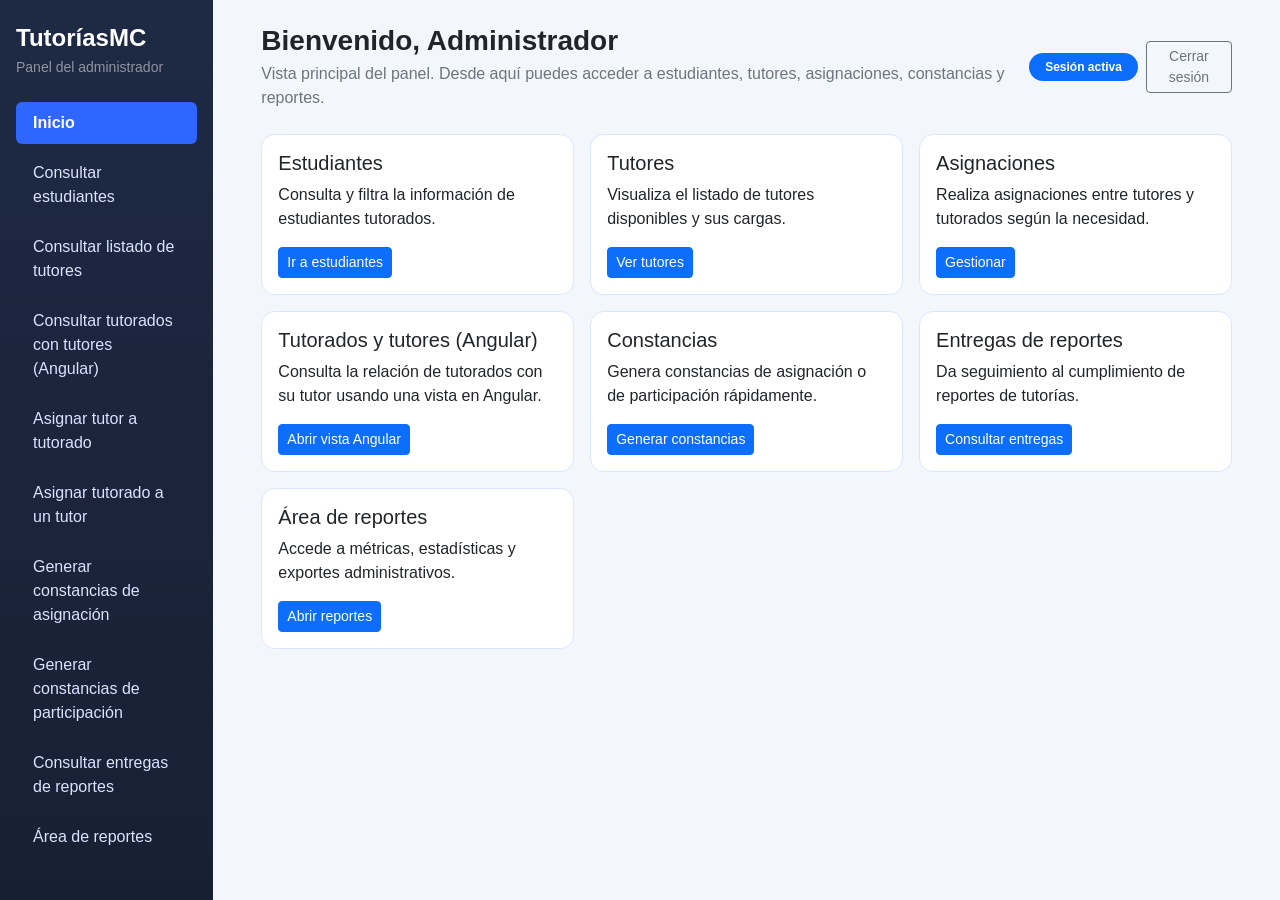
<file: index.html>
<!doctype html>
<html lang="es">
  <head>
    <meta charset="UTF-8" />
    <meta name="viewport" content="width=device-width, initial-scale=1.0" />
    <title>Gestión de Tutorías | Panel Administrador</title>
    <link
      href="https://cdn.jsdelivr.net/npm/bootstrap@5.3.3/dist/css/bootstrap.min.css"
      rel="stylesheet"
      integrity="sha384-QWTKZyjpPEjISv5WaRU9OFeRpok6YctnYmDr5pNlyT2bRjXh0JMhjY6hW+ALEwIH"
      crossorigin="anonymous"
    />
    <link rel="stylesheet" href="styles.css" />
  </head>
  <body>
    <div class="container-fluid min-vh-100">
      <div class="row min-vh-100">
        <aside class="col-12 col-lg-3 col-xl-2 sidebar py-4 px-3">
          <div>
            <h1 class="h4 fw-bold text-white mb-1">TutoríasMC</h1>
            <p class="text-white-50 small mb-4">Panel del administrador</p>
          </div>

          <nav>
            <ul class="nav nav-pills flex-column gap-2" id="menuAdmin">
              <li class="nav-item">
                <button class="nav-link active w-100 text-start" data-section="inicio">
                  Inicio
                </button>
              </li>
              <li class="nav-item">
                <button class="nav-link w-100 text-start" data-section="estudiantes">
                  Consultar estudiantes
                </button>
              </li>
              <li class="nav-item">
                <button class="nav-link w-100 text-start" data-section="tutores">
                  Consultar listado de tutores
                </button>
              </li>
              <li class="nav-item">
                <button class="nav-link w-100 text-start" data-section="tutorados-angular">
                  Consultar tutorados con tutores (Angular)
                </button>
              </li>
              <li class="nav-item">
                <button class="nav-link w-100 text-start" data-section="asignar-tutor">
                  Asignar tutor a tutorado
                </button>
              </li>
              <li class="nav-item">
                <button class="nav-link w-100 text-start" data-section="asignar-tutorado">
                  Asignar tutorado a un tutor
                </button>
              </li>
              <li class="nav-item">
                <button class="nav-link w-100 text-start" data-section="constancias-asignacion">
                  Generar constancias de asignación
                </button>
              </li>
              <li class="nav-item">
                <button class="nav-link w-100 text-start" data-section="constancias-participacion">
                  Generar constancias de participación
                </button>
              </li>
              <li class="nav-item">
                <button class="nav-link w-100 text-start" data-section="reportes-entregas">
                  Consultar entregas de reportes
                </button>
              </li>
              <li class="nav-item">
                <button class="nav-link w-100 text-start" data-section="area-reportes">
                  Área de reportes
                </button>
              </li>
            </ul>
          </nav>
        </aside>

        <main class="col-12 col-lg-9 col-xl-10 py-4 px-4 px-lg-5 main-content">
          <header class="d-flex flex-column flex-md-row justify-content-between align-items-md-center gap-3 mb-4">
            <div>
              <h2 class="h3 fw-bold mb-1">Bienvenido, Administrador</h2>
              <p class="text-secondary mb-0" id="descripcionSeccion">
                Usa el menú lateral para navegar por las funciones principales de la gestión de tutorías.
              </p>
            </div>
            <div class="d-flex align-items-center gap-2">
              <span class="badge rounded-pill text-bg-primary px-3 py-2">Sesión activa</span>
              <button class="btn btn-outline-secondary btn-sm">Cerrar sesión</button>
            </div>
          </header>

          <section class="row g-3" id="tarjetasInicio">
            <div class="col-12 col-md-6 col-xl-4">
              <article class="card h-100 card-menu">
                <div class="card-body">
                  <h3 class="h5 card-title">Estudiantes</h3>
                  <p class="card-text">Consulta y filtra la información de estudiantes tutorados.</p>
                  <button class="btn btn-primary btn-sm" data-section="estudiantes">Ir a estudiantes</button>
                </div>
              </article>
            </div>
            <div class="col-12 col-md-6 col-xl-4">
              <article class="card h-100 card-menu">
                <div class="card-body">
                  <h3 class="h5 card-title">Tutores</h3>
                  <p class="card-text">Visualiza el listado de tutores disponibles y sus cargas.</p>
                  <button class="btn btn-primary btn-sm" data-section="tutores">Ver tutores</button>
                </div>
              </article>
            </div>
            <div class="col-12 col-md-6 col-xl-4">
              <article class="card h-100 card-menu">
                <div class="card-body">
                  <h3 class="h5 card-title">Asignaciones</h3>
                  <p class="card-text">Realiza asignaciones entre tutores y tutorados según la necesidad.</p>
                  <button class="btn btn-primary btn-sm" data-section="asignar-tutor">Gestionar</button>
                </div>
              </article>
            </div>
            <div class="col-12 col-md-6 col-xl-4">
              <article class="card h-100 card-menu">
                <div class="card-body">
                  <h3 class="h5 card-title">Tutorados y tutores (Angular)</h3>
                  <p class="card-text">Consulta la relación de tutorados con su tutor usando una vista en Angular.</p>
                  <button class="btn btn-primary btn-sm" data-section="tutorados-angular">Abrir vista Angular</button>
                </div>
              </article>
            </div>
            <div class="col-12 col-md-6 col-xl-4">
              <article class="card h-100 card-menu">
                <div class="card-body">
                  <h3 class="h5 card-title">Constancias</h3>
                  <p class="card-text">Genera constancias de asignación o de participación rápidamente.</p>
                  <button class="btn btn-primary btn-sm" data-section="constancias-asignacion">Generar constancias</button>
                </div>
              </article>
            </div>
            <div class="col-12 col-md-6 col-xl-4">
              <article class="card h-100 card-menu">
                <div class="card-body">
                  <h3 class="h5 card-title">Entregas de reportes</h3>
                  <p class="card-text">Da seguimiento al cumplimiento de reportes de tutorías.</p>
                  <button class="btn btn-primary btn-sm" data-section="reportes-entregas">Consultar entregas</button>
                </div>
              </article>
            </div>
            <div class="col-12 col-md-6 col-xl-4">
              <article class="card h-100 card-menu">
                <div class="card-body">
                  <h3 class="h5 card-title">Área de reportes</h3>
                  <p class="card-text">Accede a métricas, estadísticas y exportes administrativos.</p>
                  <button class="btn btn-primary btn-sm" data-section="area-reportes">Abrir reportes</button>
                </div>
              </article>
            </div>
          </section>

          <section class="card mt-4 d-none" id="panelSeccion">
            <div class="card-body">
              <h3 class="h5 mb-2" id="tituloSeccion"></h3>
              <p class="mb-0 text-secondary" id="textoSeccion"></p>
            </div>
          </section>
        </main>
      </div>
    </div>

    <script src="app.js"></script>
    <script
      src="https://cdn.jsdelivr.net/npm/bootstrap@5.3.3/dist/js/bootstrap.bundle.min.js"
      integrity="sha384-YvpcrYf0tY3lHB60NNkmXc5s9fDVZLESaAA55NDzOxhy9GkcIdslK1eN7N6jIeHz"
      crossorigin="anonymous"
    ></script>
  </body>
</html>
</file>
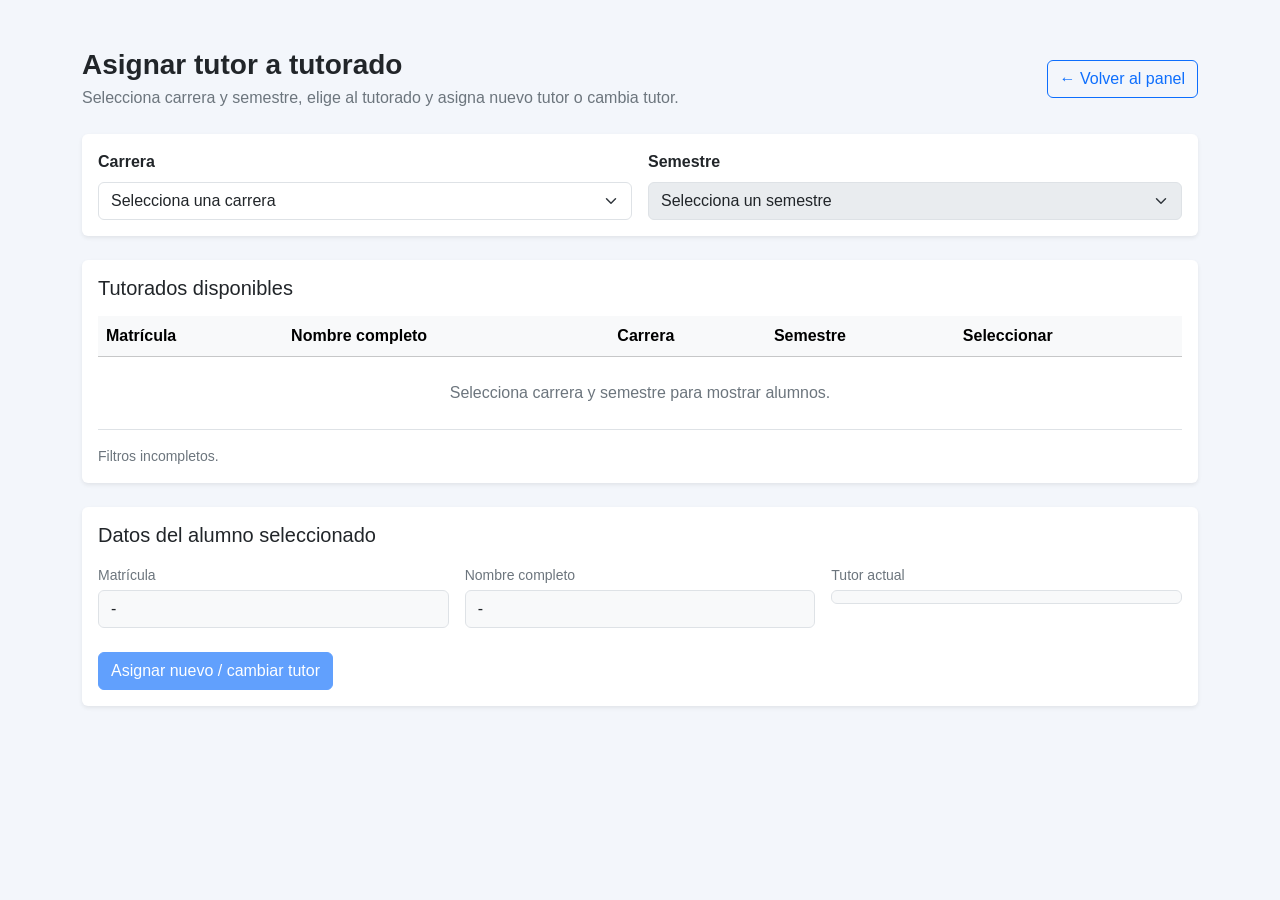
<file: asignar-tutor.html>
<!doctype html>
<html lang="es">
  <head>
    <meta charset="UTF-8" />
    <meta name="viewport" content="width=device-width, initial-scale=1.0" />
    <title>Gestión de Tutorías | Asignar tutor a tutorado</title>
    <link
      href="https://cdn.jsdelivr.net/npm/bootstrap@5.3.3/dist/css/bootstrap.min.css"
      rel="stylesheet"
      integrity="sha384-QWTKZyjpPEjISv5WaRU9OFeRpok6YctnYmDr5pNlyT2bRjXh0JMhjY6hW+ALEwIH"
      crossorigin="anonymous"
    />
    <link rel="stylesheet" href="styles.css" />
  </head>
  <body>
    <div class="container py-4 py-lg-5">
      <header class="d-flex flex-column flex-md-row justify-content-between align-items-md-center gap-3 mb-4">
        <div>
          <h1 class="h3 fw-bold mb-1">Asignar tutor a tutorado</h1>
          <p class="text-secondary mb-0">Selecciona carrera y semestre, elige al tutorado y asigna nuevo tutor o cambia tutor.</p>
        </div>
        <a class="btn btn-outline-primary" href="index.html">← Volver al panel</a>
      </header>

      <section class="card border-0 shadow-sm mb-4">
        <div class="card-body">
          <div class="row g-3">
            <div class="col-12 col-md-6">
              <label class="form-label fw-semibold" for="filtroCarreraAsignacion">Carrera</label>
              <select id="filtroCarreraAsignacion" class="form-select">
                <option value="">Selecciona una carrera</option>
                <option value="Ing. en Computación">Ing. en Computación</option>
                <option value="Ing. en Mecatrónica">Ing. en Mecatrónica</option>
              </select>
            </div>
            <div class="col-12 col-md-6">
              <label class="form-label fw-semibold" for="filtroSemestreAsignacion">Semestre</label>
              <select id="filtroSemestreAsignacion" class="form-select" disabled>
                <option value="">Selecciona un semestre</option>
              </select>
            </div>
          </div>
        </div>
      </section>

      <section class="card border-0 shadow-sm mb-4">
        <div class="card-body">
          <h2 class="h5 mb-3">Tutorados disponibles</h2>
          <div class="table-responsive">
            <table class="table table-hover align-middle mb-0">
              <thead class="table-light">
                <tr>
                  <th scope="col">Matrícula</th>
                  <th scope="col">Nombre completo</th>
                  <th scope="col">Carrera</th>
                  <th scope="col">Semestre</th>
                  <th scope="col">Seleccionar</th>
                </tr>
              </thead>
              <tbody id="tablaTutoradosAsignacion"></tbody>
            </table>
          </div>
          <p class="text-secondary small mt-3 mb-0" id="resumenTutoradosAsignacion"></p>
        </div>
      </section>

      <section class="card border-0 shadow-sm" id="panelAlumnoSeleccionado">
        <div class="card-body">
          <h2 class="h5 mb-3">Datos del alumno seleccionado</h2>
          <div class="row g-3 mb-4">
            <div class="col-12 col-md-4">
              <label class="form-label text-secondary small mb-1">Matrícula</label>
              <div class="form-control bg-light" id="datoMatricula">-</div>
            </div>
            <div class="col-12 col-md-4">
              <label class="form-label text-secondary small mb-1">Nombre completo</label>
              <div class="form-control bg-light" id="datoNombre">-</div>
            </div>
            <div class="col-12 col-md-4">
              <label class="form-label text-secondary small mb-1">Tutor actual</label>
              <div class="form-control bg-light" id="datoTutorActual"></div>
            </div>
          </div>
          <button class="btn btn-primary" id="btnAbrirModalTutor" disabled>Asignar nuevo / cambiar tutor</button>
        </div>
      </section>
    </div>

    <div class="modal fade" id="modalAsignarTutor" tabindex="-1" aria-labelledby="modalAsignarTutorLabel" aria-hidden="true">
      <div class="modal-dialog modal-lg modal-dialog-scrollable">
        <div class="modal-content">
          <div class="modal-header">
            <h3 class="modal-title fs-5" id="modalAsignarTutorLabel">Seleccionar nuevo tutor</h3>
            <button type="button" class="btn-close" data-bs-dismiss="modal" aria-label="Cerrar"></button>
          </div>
          <div class="modal-body">
            <p class="fw-semibold mb-3" id="descripcionAsignacionModal"></p>
            <div class="table-responsive">
              <table class="table table-hover align-middle mb-0">
                <thead class="table-light">
                  <tr>
                    <th scope="col">Profesor tutor</th>
                    <th scope="col">Carrera</th>
                    <th scope="col">Total tutorados</th>
                    <th scope="col">Acción</th>
                  </tr>
                </thead>
                <tbody id="tablaTutoresModalAsignacion"></tbody>
              </table>
            </div>
          </div>
        </div>
      </div>
    </div>

    <script src="https://cdn.jsdelivr.net/npm/bootstrap@5.3.3/dist/js/bootstrap.bundle.min.js" integrity="sha384-YvpcrYf0tY3lHB60NNkmXc5s9fDVZLESaAA55NDzOxhy9GkcIdslK1eN7N6jIeHz" crossorigin="anonymous"></script>
    <script src="asignar-tutor.js"></script>
  </body>
</html>
</file>
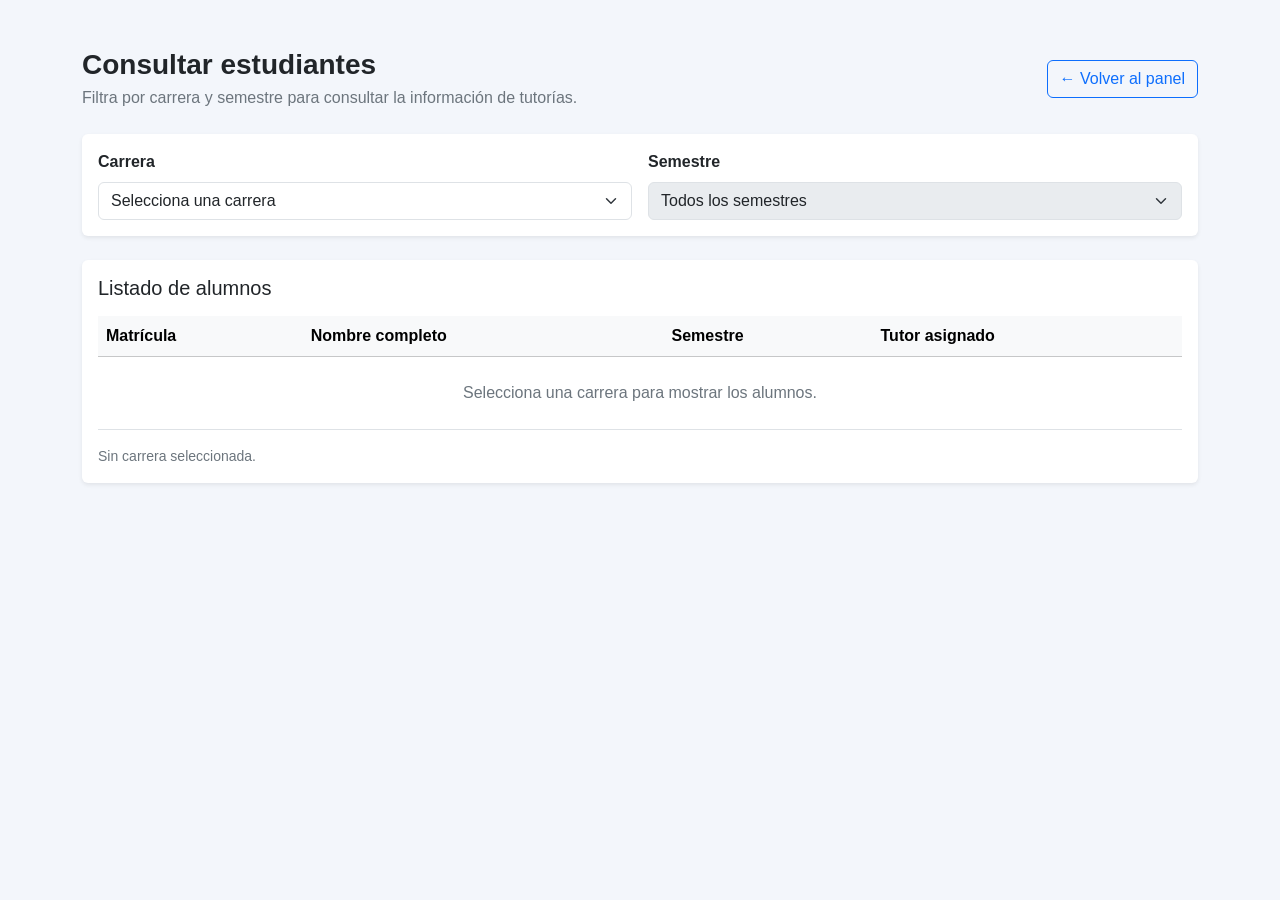
<file: estudiantes.html>
<!doctype html>
<html lang="es">
  <head>
    <meta charset="UTF-8" />
    <meta name="viewport" content="width=device-width, initial-scale=1.0" />
    <title>Gestión de Tutorías | Consultar estudiantes</title>
    <link
      href="https://cdn.jsdelivr.net/npm/bootstrap@5.3.3/dist/css/bootstrap.min.css"
      rel="stylesheet"
      integrity="sha384-QWTKZyjpPEjISv5WaRU9OFeRpok6YctnYmDr5pNlyT2bRjXh0JMhjY6hW+ALEwIH"
      crossorigin="anonymous"
    />
    <link rel="stylesheet" href="styles.css" />
  </head>
  <body>
    <div class="container py-4 py-lg-5">
      <header class="d-flex flex-column flex-md-row justify-content-between align-items-md-center gap-3 mb-4">
        <div>
          <h1 class="h3 fw-bold mb-1">Consultar estudiantes</h1>
          <p class="text-secondary mb-0">Filtra por carrera y semestre para consultar la información de tutorías.</p>
        </div>
        <a class="btn btn-outline-primary" href="index.html">← Volver al panel</a>
      </header>

      <section class="card border-0 shadow-sm mb-4">
        <div class="card-body">
          <div class="row g-3">
            <div class="col-12 col-md-6">
              <label class="form-label fw-semibold" for="filtroCarrera">Carrera</label>
              <select id="filtroCarrera" class="form-select">
                <option value="">Selecciona una carrera</option>
                <option value="Ing. en Computación">Ing. en Computación</option>
                <option value="Ing. en Mecatrónica">Ing. en Mecatrónica</option>
              </select>
            </div>
            <div class="col-12 col-md-6">
              <label class="form-label fw-semibold" for="filtroSemestre">Semestre</label>
              <select id="filtroSemestre" class="form-select" disabled>
                <option value="">Todos los semestres</option>
              </select>
            </div>
          </div>
        </div>
      </section>

      <section class="card border-0 shadow-sm">
        <div class="card-body">
          <h2 class="h5 mb-3">Listado de alumnos</h2>
          <div class="table-responsive">
            <table class="table table-hover align-middle mb-0">
              <thead class="table-light">
                <tr>
                  <th scope="col">Matrícula</th>
                  <th scope="col">Nombre completo</th>
                  <th scope="col">Semestre</th>
                  <th scope="col">Tutor asignado</th>
                </tr>
              </thead>
              <tbody id="tablaEstudiantes"></tbody>
            </table>
          </div>
          <p class="text-secondary small mt-3 mb-0" id="resumenRegistros"></p>
        </div>
      </section>
    </div>

    <script src="estudiantes.js"></script>
  </body>
</html>
</file>
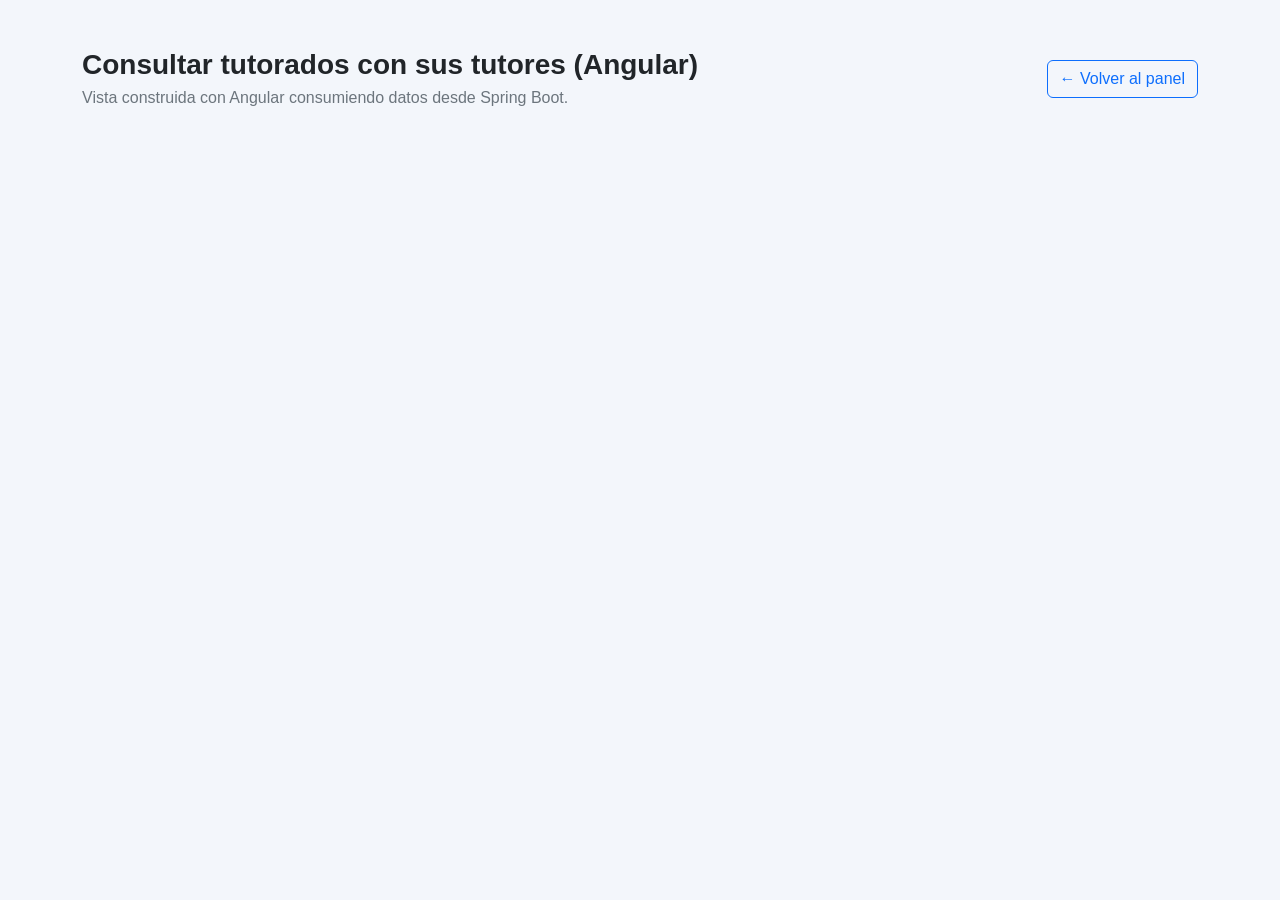
<file: tutorados-angular.html>
<!doctype html>
<html lang="es">
  <head>
    <meta charset="UTF-8" />
    <meta name="viewport" content="width=device-width, initial-scale=1.0" />
    <title>Gestión de Tutorías | Tutorados con tutores (Angular)</title>
    <link
      href="https://cdn.jsdelivr.net/npm/bootstrap@5.3.3/dist/css/bootstrap.min.css"
      rel="stylesheet"
      integrity="sha384-QWTKZyjpPEjISv5WaRU9OFeRpok6YctnYmDr5pNlyT2bRjXh0JMhjY6hW+ALEwIH"
      crossorigin="anonymous"
    />
    <link rel="stylesheet" href="styles.css" />
  </head>
  <body>
    <div class="container py-4 py-lg-5">
      <header class="d-flex flex-column flex-md-row justify-content-between align-items-md-center gap-3 mb-4">
        <div>
          <h1 class="h3 fw-bold mb-1">Consultar tutorados con sus tutores (Angular)</h1>
          <p class="text-secondary mb-0">Vista construida con Angular consumiendo datos desde Spring Boot.</p>
        </div>
        <a class="btn btn-outline-primary" href="index.html">← Volver al panel</a>
      </header>

      <div id="app"></div>
    </div>

    <script type="module" src="tutorados-angular.js"></script>
  </body>
</html>
</file>
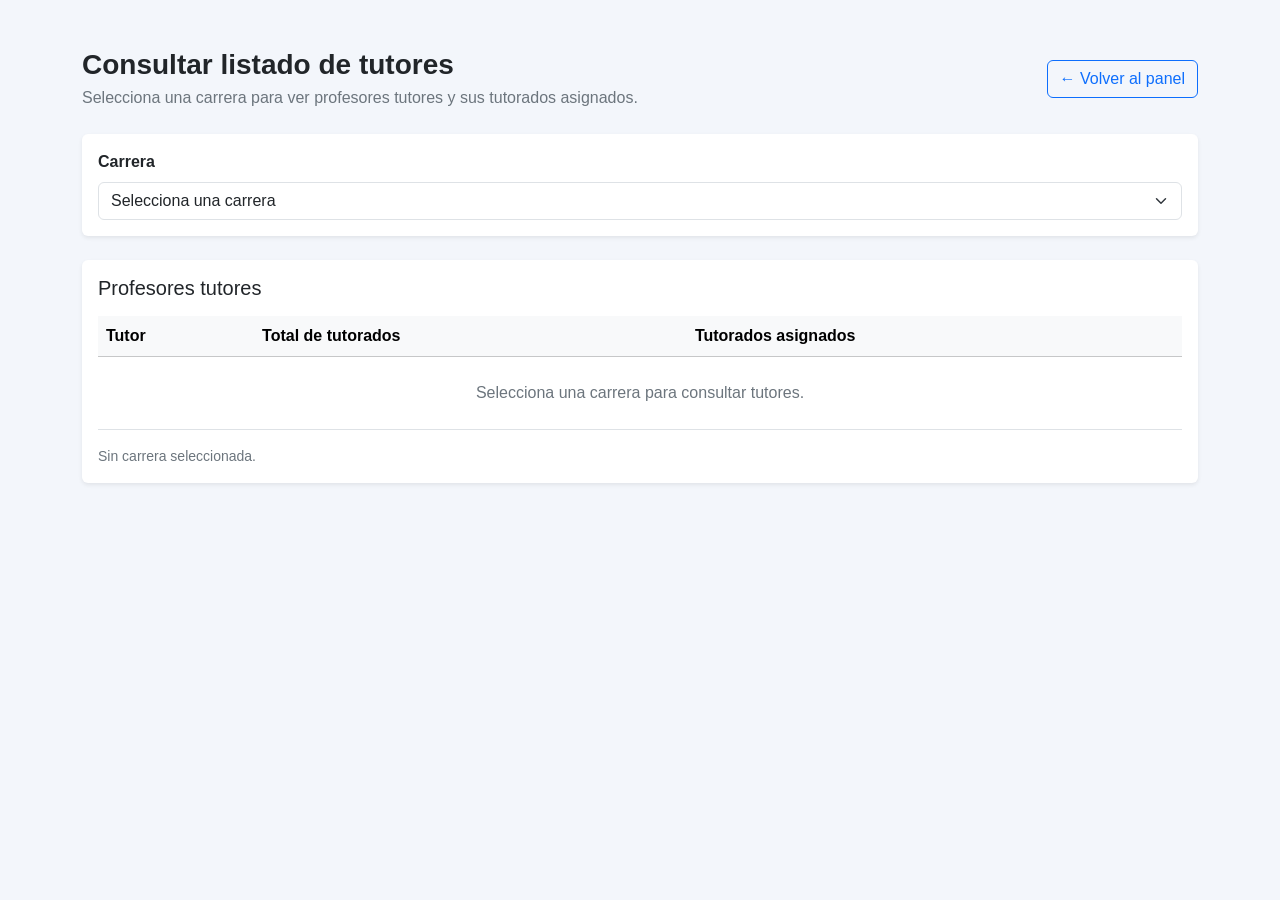
<file: tutores.html>
<!doctype html>
<html lang="es">
  <head>
    <meta charset="UTF-8" />
    <meta name="viewport" content="width=device-width, initial-scale=1.0" />
    <title>Gestión de Tutorías | Consultar tutores</title>
    <link
      href="https://cdn.jsdelivr.net/npm/bootstrap@5.3.3/dist/css/bootstrap.min.css"
      rel="stylesheet"
      integrity="sha384-QWTKZyjpPEjISv5WaRU9OFeRpok6YctnYmDr5pNlyT2bRjXh0JMhjY6hW+ALEwIH"
      crossorigin="anonymous"
    />
    <link rel="stylesheet" href="styles.css" />
  </head>
  <body>
    <div class="container py-4 py-lg-5">
      <header class="d-flex flex-column flex-md-row justify-content-between align-items-md-center gap-3 mb-4">
        <div>
          <h1 class="h3 fw-bold mb-1">Consultar listado de tutores</h1>
          <p class="text-secondary mb-0">Selecciona una carrera para ver profesores tutores y sus tutorados asignados.</p>
        </div>
        <a class="btn btn-outline-primary" href="index.html">← Volver al panel</a>
      </header>

      <section class="card border-0 shadow-sm mb-4">
        <div class="card-body">
          <label class="form-label fw-semibold" for="filtroCarreraTutor">Carrera</label>
          <select id="filtroCarreraTutor" class="form-select">
            <option value="">Selecciona una carrera</option>
            <option value="Ing. en Computación">Ing. en Computación</option>
            <option value="Ing. en Mecatrónica">Ing. en Mecatrónica</option>
          </select>
        </div>
      </section>

      <section class="card border-0 shadow-sm">
        <div class="card-body">
          <h2 class="h5 mb-3">Profesores tutores</h2>
          <div class="table-responsive">
            <table class="table table-hover align-middle mb-0">
              <thead class="table-light">
                <tr>
                  <th scope="col">Tutor</th>
                  <th scope="col">Total de tutorados</th>
                  <th scope="col">Tutorados asignados</th>
                </tr>
              </thead>
              <tbody id="tablaTutores"></tbody>
            </table>
          </div>
          <p class="text-secondary small mt-3 mb-0" id="resumenTutores"></p>
        </div>
      </section>
    </div>

    <div class="modal fade" id="modalTutorados" tabindex="-1" aria-labelledby="modalTutoradosLabel" aria-hidden="true">
      <div class="modal-dialog modal-lg modal-dialog-scrollable">
        <div class="modal-content">
          <div class="modal-header">
            <h3 class="modal-title fs-5" id="modalTutoradosLabel">Tutorados asignados</h3>
            <button type="button" class="btn-close" data-bs-dismiss="modal" aria-label="Cerrar"></button>
          </div>
          <div class="modal-body">
            <p class="mb-3 fw-semibold" id="nombreTutorModal"></p>
            <div class="table-responsive">
              <table class="table table-sm table-striped align-middle mb-0">
                <thead>
                  <tr>
                    <th scope="col">Matrícula</th>
                    <th scope="col">Nombre completo</th>
                    <th scope="col">Carrera</th>
                    <th scope="col">Semestre</th>
                  </tr>
                </thead>
                <tbody id="tablaTutoradosModal"></tbody>
              </table>
            </div>
          </div>
        </div>
      </div>
    </div>

    <script src="https://cdn.jsdelivr.net/npm/bootstrap@5.3.3/dist/js/bootstrap.bundle.min.js" integrity="sha384-YvpcrYf0tY3lHB60NNkmXc5s9fDVZLESaAA55NDzOxhy9GkcIdslK1eN7N6jIeHz" crossorigin="anonymous"></script>
    <script src="tutores.js"></script>
  </body>
</html>
</file>
<file: styles.css>
:root {
  --sidebar-bg: #1e2a44;
  --sidebar-active: #2f66ff;
}

body {
  background: #f3f6fb;
  font-family: "Inter", "Segoe UI", Roboto, sans-serif;
}

.sidebar {
  background: linear-gradient(180deg, var(--sidebar-bg) 0%, #172033 100%);
}

.sidebar .nav-link {
  color: #d9e2ff;
  border: 1px solid transparent;
}

.sidebar .nav-link:hover,
.sidebar .nav-link:focus {
  color: #fff;
  border-color: #91abff;
}

.sidebar .nav-link.active {
  background: var(--sidebar-active);
  color: #fff;
  font-weight: 600;
}

.main-content {
  background: #f3f6fb;
}

.card-menu {
  border: 1px solid #dce5ff;
  border-radius: 0.85rem;
  transition: transform 0.2s ease, box-shadow 0.2s ease;
}

.card-menu:hover {
  transform: translateY(-2px);
  box-shadow: 0 0.5rem 1rem rgba(19, 32, 66, 0.12);
}

#panelSeccion {
  border: 1px dashed #acc0ff;
  background: #f9fbff;
}

@media (max-width: 991.98px) {
  .sidebar {
    min-height: auto;
  }
}
</file>
